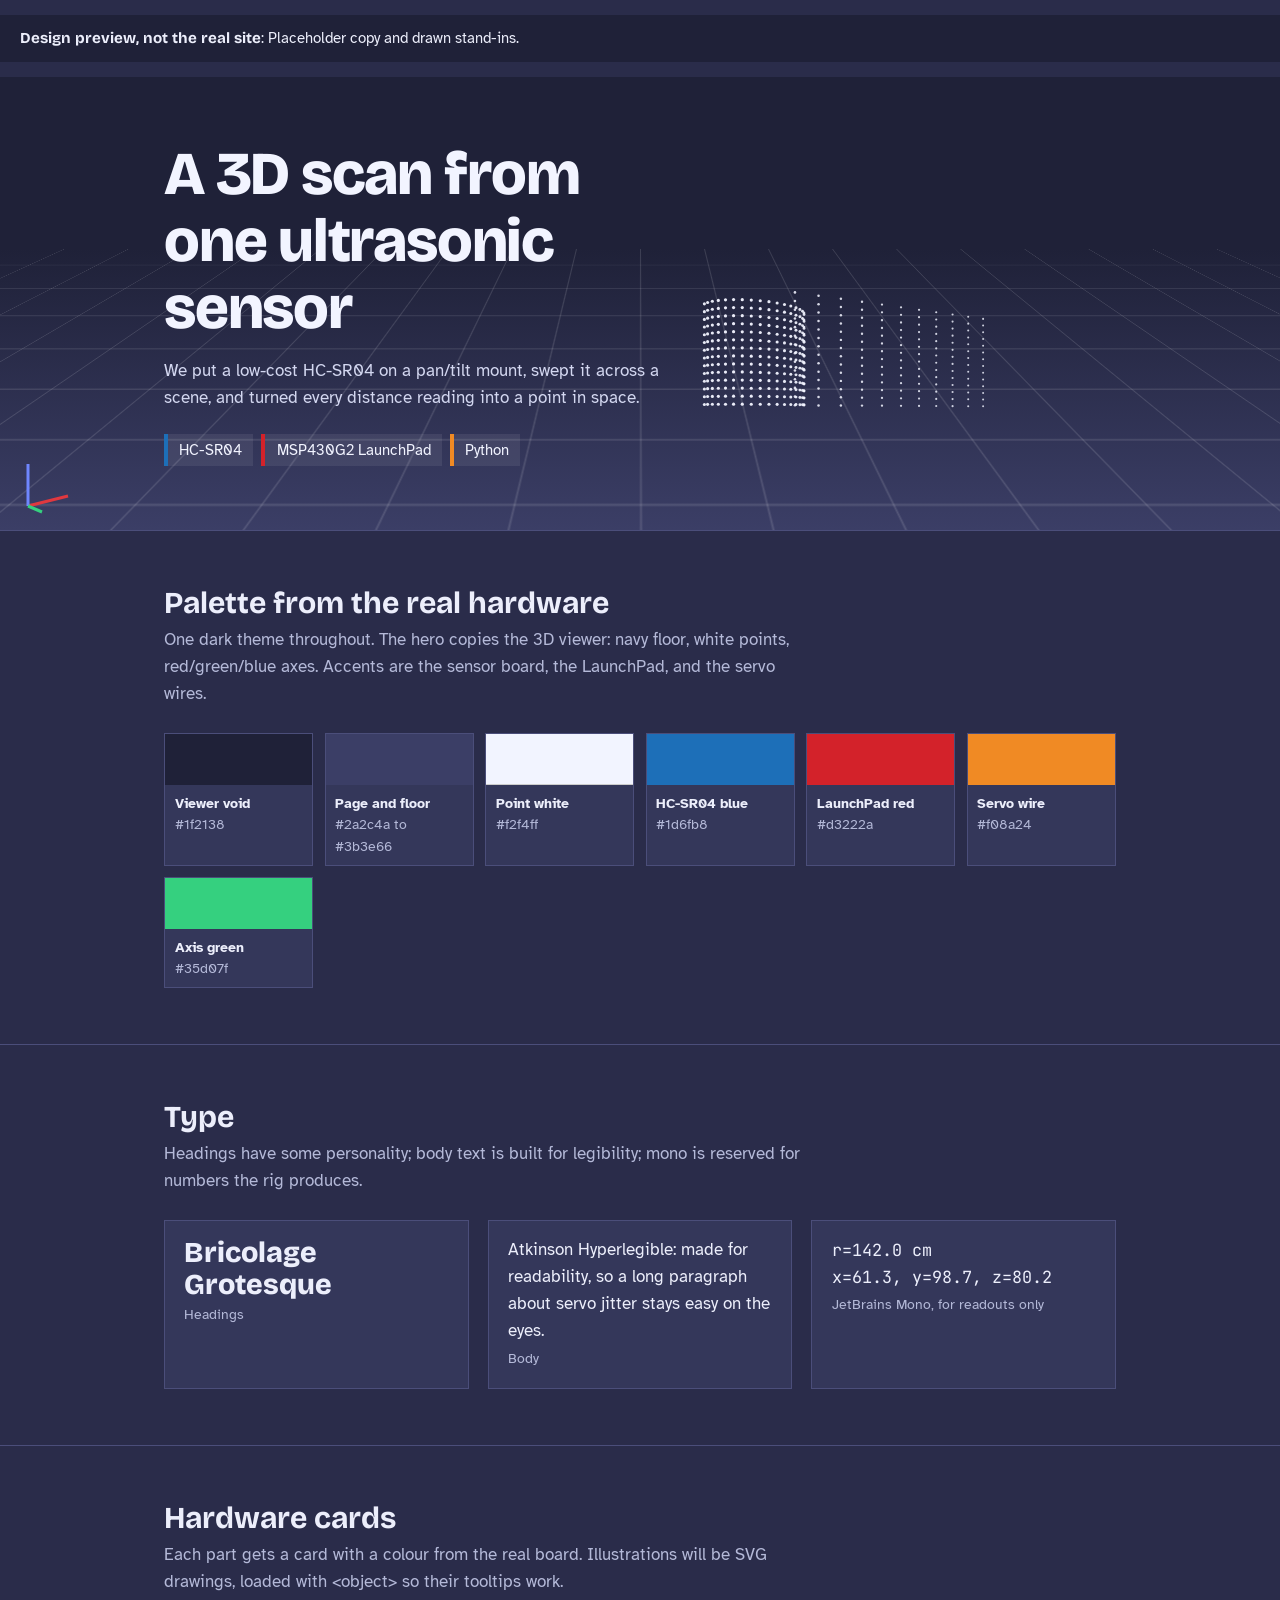
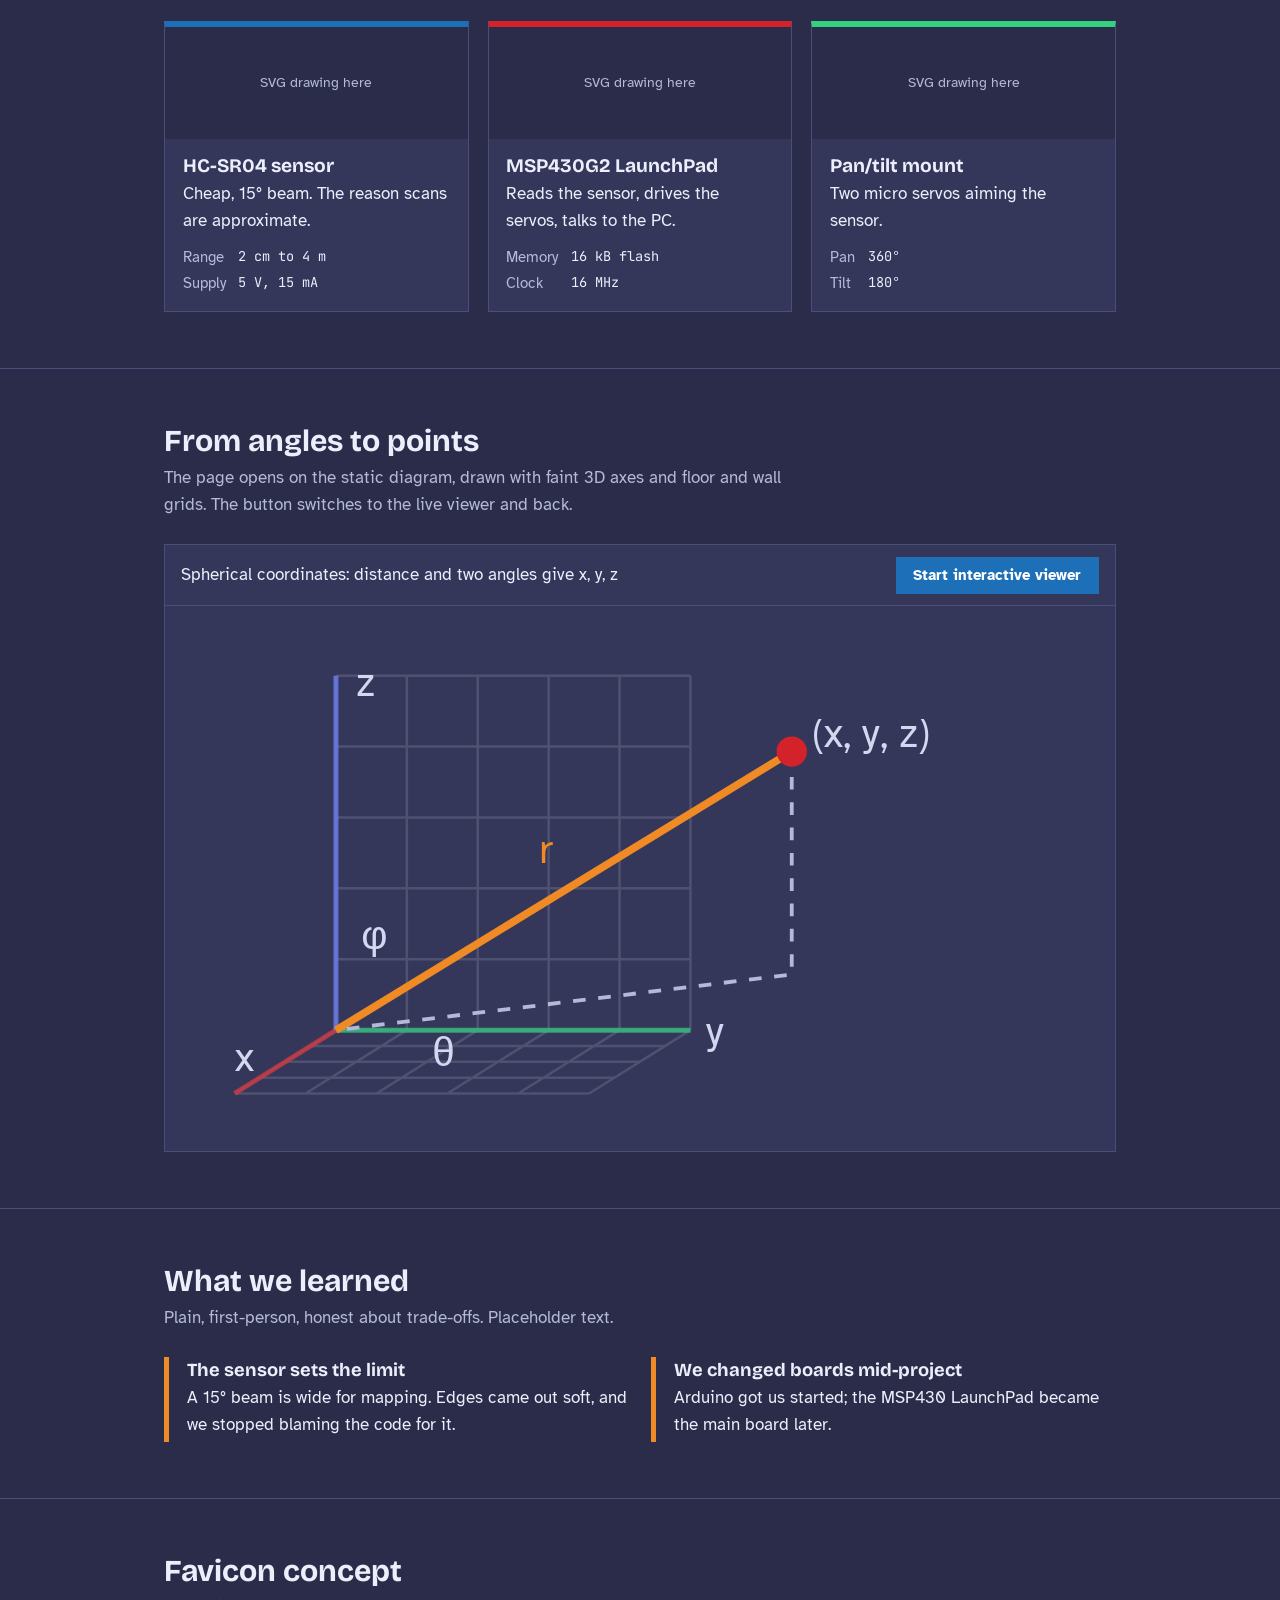
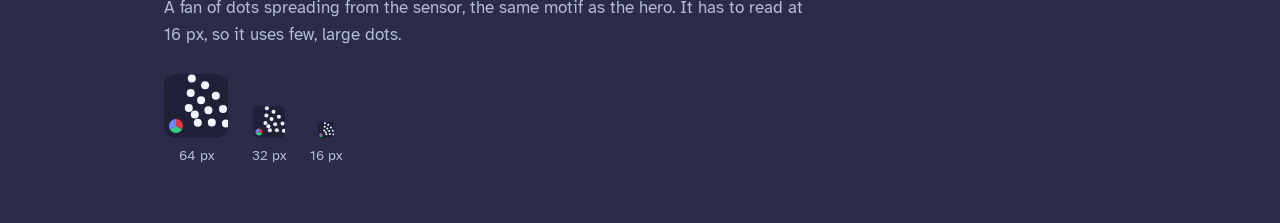
<file: design.html>
<!DOCTYPE html>
<html lang="en">
  
<head>
<meta charset="utf-8">
<meta name="viewport" content="width=device-width, initial-scale=1, viewport-fit=cover">
<meta name="color-scheme" content="dark">
<title>Design: ultrasonic-point-cloud</title>
<link rel="stylesheet" href="https://fonts.googleapis.com/css2?family=Atkinson+Hyperlegible:wght@400;700&family=Bricolage+Grotesque:wght@500;700;800&family=JetBrains+Mono:wght@400;600&display=swap">
<style>
:root {
  --floor: #3b3e66;
  --void: #1f2138;
  --point: #f2f4ff;
  --pcb: #1d6fb8;
  --red: #d3222a;
  --wire: #f08a24;
  --ax-g: #35d07f;
  --ax-b: #6f86ff;
  --bg: #2a2c4a;
  --surface: #34375a;
  --ink: #eceefb;
  --muted: #b4b9d8;
  --line: #4b4e7a;
  --head: "Bricolage Grotesque", "Trebuchet MS", sans-serif;
  --body: "Atkinson Hyperlegible", "Segoe UI", sans-serif;
  --mono: "JetBrains Mono", Consolas, monospace;
  box-sizing: border-box;
  padding-top: env(safe-area-inset-top, 0px);
  padding-bottom: env(safe-area-inset-bottom, 0px)
}
html { scroll-padding-top: env(safe-area-inset-top, 0px) }
*, *::before, *::after{ box-sizing:border-box }
body {
  margin: 0;
  background: var(--bg);
  color: var(--ink);
  font: 1.05rem/1.6 var(--body)
}
h1, h2, h3 {
  font-family: var(--head);
  line-height: 1.1;
  margin: 0
}
a, button, input { outline-offset: 3px }
:focus-visible { outline: 3px solid var(--wire) }
.wrap {
  max-width: 62rem;
  margin: 0 auto;
  padding: 0 1.25rem
}
.note {
  background: var(--void);
  color: var(--ink);
  padding: .7rem 1.25rem;
  font-size: .95rem
}
.note b { font-family: var(--head) }
/* hero */
.hero {
  background: linear-gradient(var(--void) 0, var(--void) 38%, var(--floor) 100%);
  color: var(--point);
  position: relative;
  overflow: hidden
}
.hero::before {
  content: "";
  position: absolute;
  inset: 38% 0 0;
  background:
    repeating-linear-gradient(90deg, rgba(255, 255, 255, .13) 0 1px, transparent 1px 64px),
    repeating-linear-gradient(0deg, rgba(255, 255, 255, .13) 0 1px, transparent 1px 36px);
  transform: perspective(420px) rotateX(58deg);
  transform-origin: top;
  pointer-events: none
}
.hero .wrap {
  position: relative;
  display: grid;
  grid-template-columns: 1.1fr .9fr;
  gap: 2rem;
  align-items: center;
  padding-top: 4rem;
  padding-bottom: 4rem
}
.hero h1 {
  font-size: clamp(2.2rem, 5.5vw, 3.8rem);
  font-weight: 800;
  letter-spacing: -.02em
}
.hero p {
  max-width: 34rem;
  color: #d3d7f0;
  margin: 1rem 0 1.4rem
}
.chips {
  display: flex;
  flex-wrap: wrap;
  gap: .5rem;
  padding: 0;
  margin: 0;
  list-style: none
}
.chips li {
  border-left: 4px solid var(--pcb);
  background: rgba(255, 255, 255, .08);
  padding: .25rem .7rem;
  font-size: .95rem
}
.chips li:nth-child(2) { border-color: var(--red) }
.chips li:nth-child(3) { border-color: var(--wire) }
.cloud {
  width: 100%;
  height: auto
}
.axes {
  position: absolute;
  left: 1.25rem;
  bottom: 1rem;
  width: 56px;
  height: 56px
}

/* sections */
section {
  padding: 3.5rem 0;
  border-top: 1px solid var(--line)
}
section>.wrap>h2 {
  font-size: 1.9rem;
  margin-bottom: .4rem
}
.lede {
  color: var(--muted);
  max-width: 40rem;
  margin: 0 0 1.6rem
}
.sw {
  display: grid;
  grid-template-columns: repeat(auto-fit, minmax(9rem, 1fr));
  gap: .7rem;
  padding: 0;
  margin: 0;
  list-style: none
}
.sw li {
  border: 1px solid var(--line);
  background: var(--surface)
}
.sw i {
  display: block;
  height: 3.2rem
}
.sw span {
  display: block;
  padding: .45rem .6rem;
  font-size: .85rem;
  color: var(--muted)
}
.sw b {
  display: block;
  color: var(--ink)
}
.type {
  display: grid;
  grid-template-columns: repeat(auto-fit, minmax(16rem, 1fr));
  gap: 1.2rem
}
.type div {
  border: 1px solid var(--line);
  background: var(--surface);
  padding: 1rem 1.2rem
}
.type small { color: var(--muted) }
.cards {
  display: grid;
  grid-template-columns: repeat(auto-fit, minmax(14rem, 1fr));
  gap: 1.2rem
}
.card {
  background: var(--surface);
  border: 1px solid var(--line);
  border-top: 6px solid var(--pcb)
}
.card:nth-child(2) { border-top-color: var(--red) }
.card:nth-child(3) { border-top-color: var(--ax-g) }
.card .art {
  height: 7rem;
  display: grid;
  place-items: center;
  background: var(--bg);
  color: var(--muted);
  font-size: .85rem
}
.card div.b { padding: 1rem 1.1rem }
.card h3 {
  font-size: 1.2rem;
  margin-bottom: .3rem
}
.card dl {
  display: grid;
  grid-template-columns: auto 1fr;
  gap: .15rem .8rem;
  margin: .7rem 0 0;
  font-size: .92rem
}
.card dt { color: var(--muted) }
.card dd {
  margin: 0;
  font-family: var(--mono);
  font-size: .85rem
}
/* diagram panel */
.panel {
  border: 1px solid var(--line);
  background: var(--surface)
}
.bar {
  display: flex;
  gap: 1rem;
  align-items: center;
  justify-content: space-between;
  padding: .7rem 1rem;
  border-bottom: 1px solid var(--line);
  flex-wrap: wrap
}
.btn {
  font: 700 .95rem var(--body);
  background: var(--pcb);
  color: #fff;
  border: 0;
  padding: .6rem 1.1rem;
  cursor: pointer
}
.btn:hover { filter: brightness(1.12) }
.stage { padding: 1.2rem }
.stage svg {
  width: 100%;
  height: auto;
  display: block
}
#viewer {
  display: none;
  background: var(--void);
  color: var(--point);
  padding: 1.2rem
}
#viewer.on { display: block }
.sl {
  display: grid;
  grid-template-columns: 5rem 1fr 4rem;
  gap: .8rem;
  align-items: center;
  margin: .6rem 0
}
.sl input {
  width: 100%;
  accent-color: var(--wire)
}
.out {
  font-family: var(--mono);
  color: var(--ax-g);
  margin: 1rem 0 0
}
/* reflection */
.refl {
  display: grid;
  grid-template-columns: repeat(auto-fit, minmax(18rem, 1fr));
  gap: 1.4rem
}
.refl blockquote {
  margin: 0;
  padding: .2rem 0 .2rem 1.1rem;
  border-left: 5px solid var(--wire)
}
.refl h3 {
  font-size: 1.15rem;
  margin-bottom: .3rem
}
.fav {
  display: flex;
  gap: 1.5rem;
  align-items: flex-end;
  flex-wrap: wrap
}
.fav figure {
  margin: 0;
  text-align: center;
  color: var(--muted);
  font-size: .85rem
}
@media (max-width:700px) {
  .hero .wrap { grid-template-columns: 1fr }
}
@media (prefers-reduced-motion:reduce) {
  * {
    transition: none !important;
    animation: none !important
  }
}
</style>
</head>

<body>
<p class="note"><b>Design preview, not the real site</b>: Placeholder copy and drawn stand-ins.</p>

<header class="hero">
  <div class="wrap">
    <div>
      <h1>A 3D scan from one ultrasonic sensor</h1>
      <p>We put a low-cost HC-SR04 on a pan/tilt mount, swept it across a scene, and turned every distance reading into a point in space.</p>
      <ul class="chips">
        <li>HC-SR04</li>
        <li>MSP430G2 LaunchPad</li>
        <li>Python</li>
      </ul>
    </div>
    <svg class="cloud" id="cloud" viewBox="0 0 400 300" role="img" aria-label="Sample point cloud drawn as columns of white dots: an arc-shaped object in front of a flat wall"></svg>
  </div>
  <svg class="axes" viewBox="0 0 56 56" aria-hidden="true">
    <path d="M8 48 L48 38" stroke="#e0383f" stroke-width="3"/>
    <path d="M8 48 L8 6" stroke="#6f86ff" stroke-width="3"/>
    <path d="M8 48 L22 54" stroke="#35d07f" stroke-width="3"/>
  </svg>
</header>

<main>
<section>
<div class="wrap">
  <h2>Palette from the real hardware</h2>
  <p class="lede">One dark theme throughout. The hero copies the 3D viewer: navy floor, white points, red/green/blue axes. Accents are the sensor board, the LaunchPad, and the servo wires.</p>
  <ul class="sw">
    <li>
      <i style="background:#1f2138"></i>
      <span><b>Viewer void</b>#1f2138</span>
    </li>
    <li>
      <i style="background:#3b3e66"></i>
      <span><b>Page and floor</b>#2a2c4a to #3b3e66</span>
    </li>
    <li>
      <i style="background:#f2f4ff;border-bottom:1px solid #ccc"></i>
      <span><b>Point white</b>#f2f4ff</span>
    </li>
    <li>
      <i style="background:#1d6fb8"></i>
      <span><b>HC-SR04 blue</b>#1d6fb8</span>
    </li>
    <li>
      <i style="background:#d3222a"></i>
      <span><b>LaunchPad red</b>#d3222a</span>
    </li>
    <li>
      <i style="background:#f08a24"></i>
      <span><b>Servo wire</b>#f08a24</span>
    </li>
    <li>
      <i style="background:#35d07f"></i>
      <span><b>Axis green</b>#35d07f</span>
    </li>
  </ul>
</div>
</section>

<section>
<div class="wrap">
  <h2>Type</h2>
  <p class="lede">Headings have some personality; body text is built for legibility; mono is reserved for numbers the rig produces.</p>
  <div class="type">
    <div>
      <h3 style="font-size:1.8rem;font-weight:800">Bricolage Grotesque</h3><small>Headings</small>
    </div>
    <div>
      <p style="margin:0">Atkinson Hyperlegible: made for readability, so a long paragraph about servo jitter stays easy on the eyes.</p><small>Body</small>
    </div>
    <div>
      <p style="margin:0;font-family:var(--mono)">r=142.0 cm<br>x=61.3, y=98.7, z=80.2</p><small>JetBrains Mono, for readouts only</small>
    </div>
  </div>
</div>
</section>

<section>
<div class="wrap">
  <h2>Hardware cards</h2>
  <p class="lede">Each part gets a card with a colour from the real board. Illustrations will be SVG drawings, loaded with &lt;object&gt; so their tooltips work.</p>
  <div class="cards">
    <article class="card">
      <div class="art">SVG drawing here</div>
      <div class="b">
        <h3>HC-SR04 sensor</h3>
        <p style="margin:0">Cheap, 15° beam. The reason scans are approximate.</p>
        <dl>
          <dt>Range</dt>
          <dd>2 cm to 4 m</dd>
          <dt>Supply</dt>
          <dd>5 V, 15 mA</dd>
        </dl>
      </div>
    </article>
    <article class="card">
      <div class="art">SVG drawing here</div>
      <div class="b">
        <h3>MSP430G2 LaunchPad</h3>
        <p style="margin:0">Reads the sensor, drives the servos, talks to the PC.</p>
        <dl>
          <dt>Memory</dt>
          <dd>16 kB flash</dd>
          <dt>Clock</dt>
          <dd>16 MHz</dd>
        </dl>
      </div>
    </article>
    <article class="card">
      <div class="art">SVG drawing here</div>
      <div class="b">
        <h3>Pan/tilt mount</h3>
        <p style="margin:0">Two micro servos aiming the sensor.</p>
        <dl>
          <dt>Pan</dt>
          <dd>360°</dd>
          <dt>Tilt</dt>
          <dd>180°</dd>
        </dl>
      </div>
    </article>
  </div>
</div>
</section>

<section>
<div class="wrap">
  <h2>From angles to points</h2>
  <p class="lede">The page opens on the static diagram, drawn with faint 3D axes and floor and wall grids. The button switches to the live viewer and back.</p>
  <div class="panel">
    <div class="bar">
      <span>Spherical coordinates: distance and two angles give x, y, z</span>
      <button class="btn" id="tog" type="button" aria-controls="viewer" aria-expanded="false">Start interactive viewer</button>
    </div>
    <div class="stage" id="static">
      <svg viewBox="0 0 360 200" role="img" aria-label="Diagram: a point at distance r, with tilt angle phi from the vertical z axis and pan angle theta in the horizontal plane, drawn over a faint 3D grid">
        <g id="grid" stroke="#fff" stroke-opacity=".13" stroke-width="1" fill="none"></g>
        <g fill="none" stroke-width="2">
          <path d="M60 160 L200 160" stroke="#35d07f" stroke-opacity=".7" />
          <path d="M60 160 L20 185" stroke="#e0383f" stroke-opacity=".7" />
          <path d="M60 160 V20" stroke="#6f86ff" stroke-opacity=".7" />
          <path d="M60 160 L240 50" stroke="#f08a24" stroke-width="3" />
          <path d="M240 50 V138 L60 160" stroke="#b4b9d8" stroke-dasharray="5 5" stroke-width="1.5" />
        </g>
        <circle cx="240" cy="50" r="6" fill="#d3222a" />
        <g fill="#d3d7f0" font-size="16" font-family="Atkinson Hyperlegible, sans-serif">
          <text x="68" y="28">z</text>
          <text x="206" y="166">y</text>
          <text x="20" y="176">x</text>
          <text x="140" y="94" fill="#f08a24">r</text>
          <text x="248" y="48">(x, y, z)</text>
          <text x="70" y="128">&#966;</text>
          <text x="98" y="174">&#952;</text>
        </g>
      </svg>
    </div>
    <div id="viewer" role="group" aria-label="Interactive viewer">
      <div class="sl">
        <label for="pan">Pan θ</label>
        <input id="pan" type="range" min="0" max="360" value="40">
        <output id="po">40°</output>
      </div>
      <div class="sl">
        <label for="tilt">Tilt φ</label>
        <input id="tilt" type="range" min="0" max="180" value="60">
        <output id="to">60°</output>
      </div>
      <div class="sl">
        <label for="dist">Distance r</label>
        <input id="dist" type="range" min="2" max="400" value="140">
        <output id="do">140</output>
      </div>
      <p class="out" id="xyz" aria-live="polite"></p>
      <p style="color:var(--muted);margin:.6rem 0 0;font-size:.9rem">In the real build this panel gets a 3D scene (three.js, loaded only when you press the button).</p>
    </div>
  </div>
</div>
</section>

<section>
<div class="wrap">
  <h2>What we learned</h2>
  <p class="lede">Plain, first-person, honest about trade-offs. Placeholder text.</p>
  <div class="refl">
    <blockquote>
      <h3>The sensor sets the limit</h3>
      <p style="margin:0">A 15° beam is wide for mapping. Edges came out soft, and we stopped blaming the code for it.</p>
    </blockquote>
    <blockquote>
      <h3>We changed boards mid-project</h3>
      <p style="margin:0">Arduino got us started; the MSP430 LaunchPad became the main board later.</p>
    </blockquote>
  </div>
</div>
</section>

<section>
<div class="wrap">
  <h2>Favicon concept</h2>
  <p class="lede">A fan of dots spreading from the sensor, the same motif as the hero. It has to read at 16 px, so it uses few, large dots.</p>
  <div class="fav" id="fav"></div>
</div>
</section>
</main>

<script>
// hero point cloud: wall columns + a half-cylinder, simple perspective
(function(){
  var s=document.getElementById('cloud'), ns='http://www.w3.org/2000/svg', pts=[], i, j, a;
  for (i=-5; i<=5; i++) for (j=0; j<14; j++) pts.push([i*.34+1.2, 2.2, j*.12-.6]);
  for (a=-1.4; a<=1.4; a+=.16) for (j=0; j<14; j++) pts.push([-1.1+Math.sin(a)*.6, 1.4-Math.cos(a)*.6+.5, j*.09-.6]);
  var r=.55, c=Math.cos(r), sn=Math.sin(r), out='';
  pts.forEach(function (p) {
    var x=p[0]*c-p[1]*sn, y=p[0]*sn+p[1]*c, z=p[2], k=4.5 / (4.5+y);
    var X=200+x*k*95, Y=190-z*k*95+y*k*14;
    out+='<circle cx="'+X.toFixed(1)+'" cy="'+Y.toFixed(1)+'" r="'+(1.7*k).toFixed(2)+'" fill="#f2f4ff" opacity="'+(.55+.45*k).toFixed(2)+'"/>';
  });
  s.innerHTML=out;
  // favicon sizes
  var f=document.getElementById('fav'), d='';
  [[64, '64 px'], [32, '32 px'], [16, '16 px']].forEach(function (v) {
    d+='<figure><svg width="'+v[0]+'" height="'+v[0]+'" viewBox="0 0 64 64" role="img" aria-label="Favicon at '+v[1]+'"><rect width="64" height="64" rx="12" fill="#1f2138"/>' +
      [[22, -.15], [22, -.55], [22, -.95], [36, -.1], [36, -.45], [36, -.8], [36, -1.15], [50, -.05], [50, -.35], [50, -.65], [50, -.95], [50, -1.25]].map(function (q) {
        return '<circle cx="'+(12+q[0]*Math.cos(q[1])).toFixed(1)+'" cy="'+(52+q[0]*Math.sin(q[1])).toFixed(1)+'" r="4" fill="#f2f4ff"/>';
      }).join('') +
      '<path d="M12 52V45A7 7 0 0 1 18.06 55.5Z" fill="#e0383f"/><path d="M12 52L18.06 55.5A7 7 0 0 1 5.94 55.5Z" fill="#35d07f"/><path d="M12 52L5.94 55.5A7 7 0 0 1 12 45Z" fill="#6f86ff"/></svg><figcaption>'+v[1]+'</figcaption></figure>';
  });
  f.innerHTML=d;
  // faint 3D grid for the static diagram
  var g='', n;
  for (n=0; n<=4; n++)g+='M'+(60-10*n)+' '+(160+6.25*n)+'h140'; for (n=0; n<=5; n++)g+='M'+(60+28*n)+' 160l-40 25M60 '+(160-28*n)+'h140M'+(60+28*n)+' 160v-140';
  document.getElementById('grid').innerHTML='<path d="'+g+'"/>';
  // diagram toggle+readout
  var tog=document.getElementById('tog'), st=document.getElementById('static'), vw=document.getElementById('viewer');
  tog.addEventListener('click', function () {
    var on=!vw.classList.contains('on');
    vw.classList.toggle('on', on); st.style.display=on ? 'none' : 'block';
    tog.textContent=on ? 'Back to diagram' : 'Start interactive viewer'; tog.setAttribute('aria-expanded', on);
  });
  function upd() {
    var t=+pan.value, p=+tilt.value, R=+dist.value, rad=Math.PI / 180;
    po.value=t+'°'; to.value=p+'°'; document.getElementById('do').value=R+' cm';
    xyz.textContent='x='+(R*Math.sin(p*rad)*Math.cos(t*rad)).toFixed(1)+'  y='+(R*Math.sin(p*rad)*Math.sin(t*rad)).toFixed(1)+'  z='+(R*Math.cos(p*rad)).toFixed(1);
  }
  [pan, tilt, dist].forEach(function (e) { e.addEventListener('input', upd) }); upd();
})();
</script>
</body>

</html>
</file>
